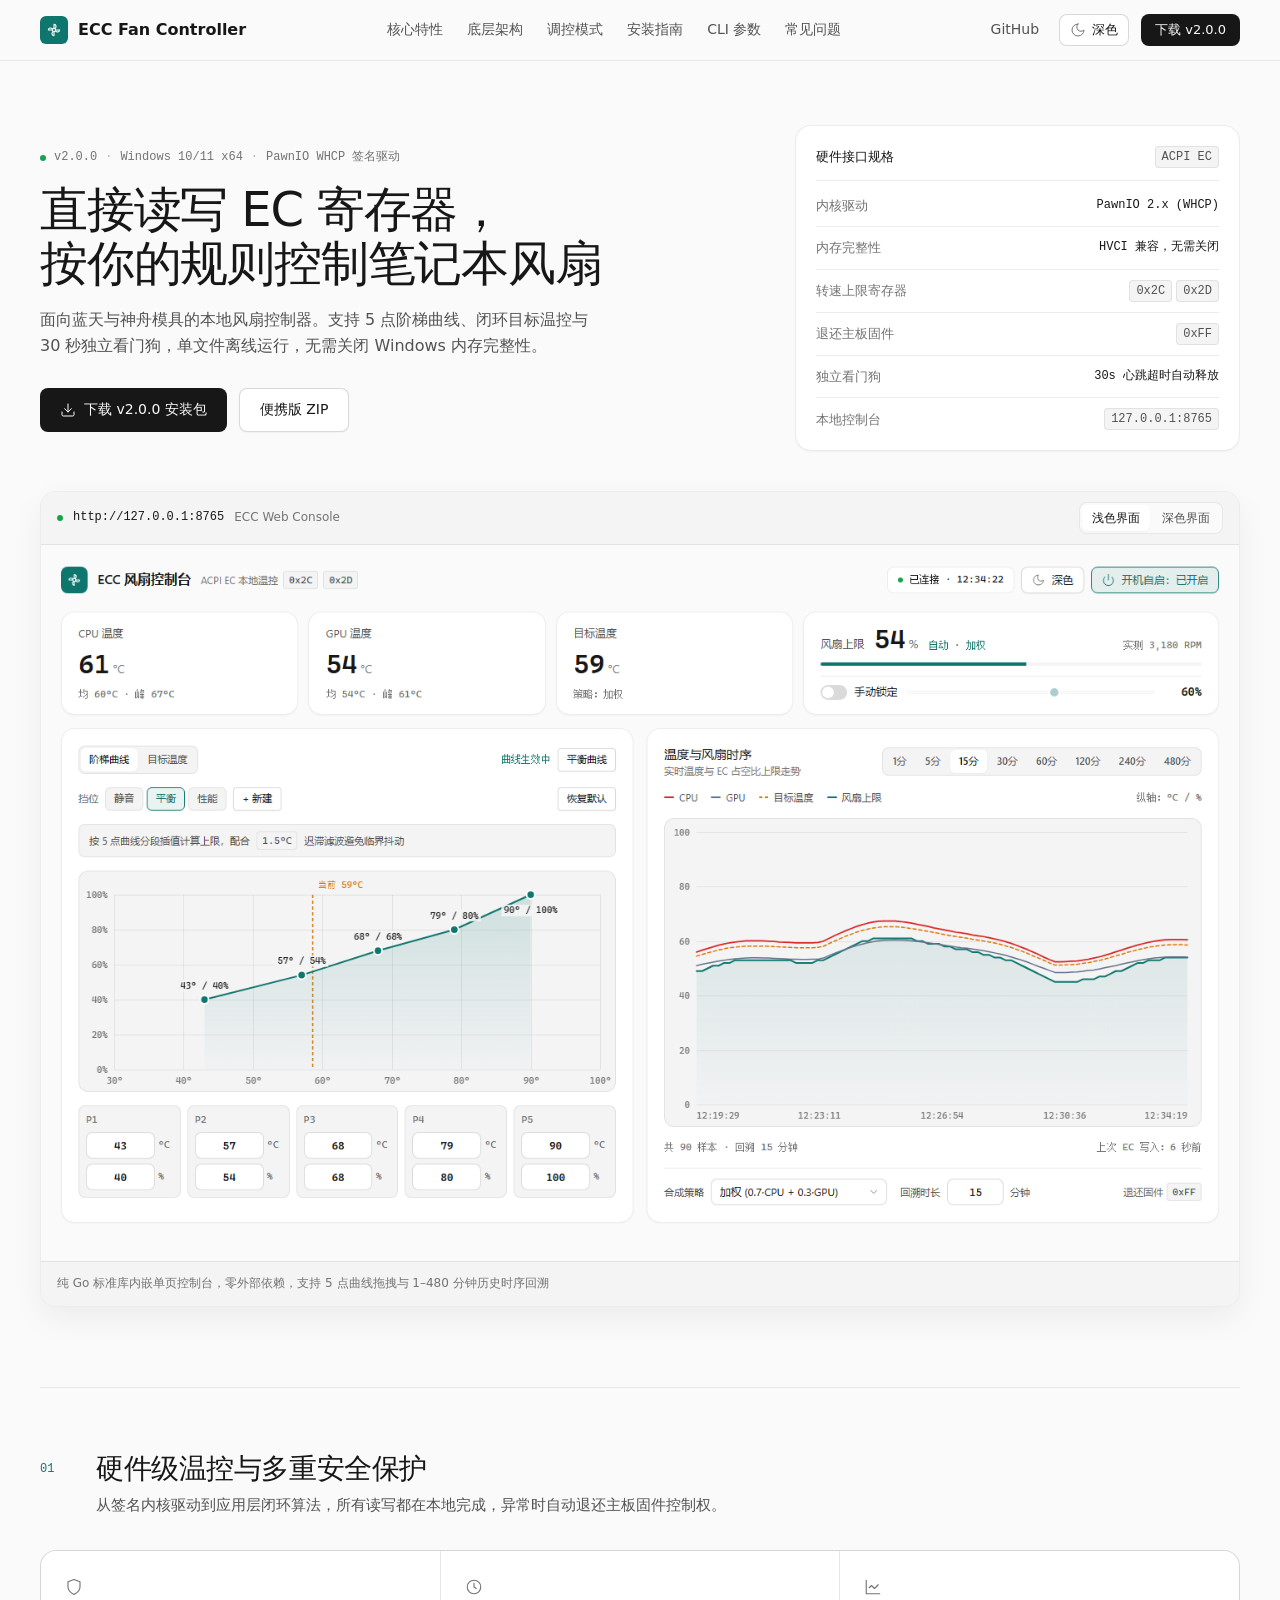
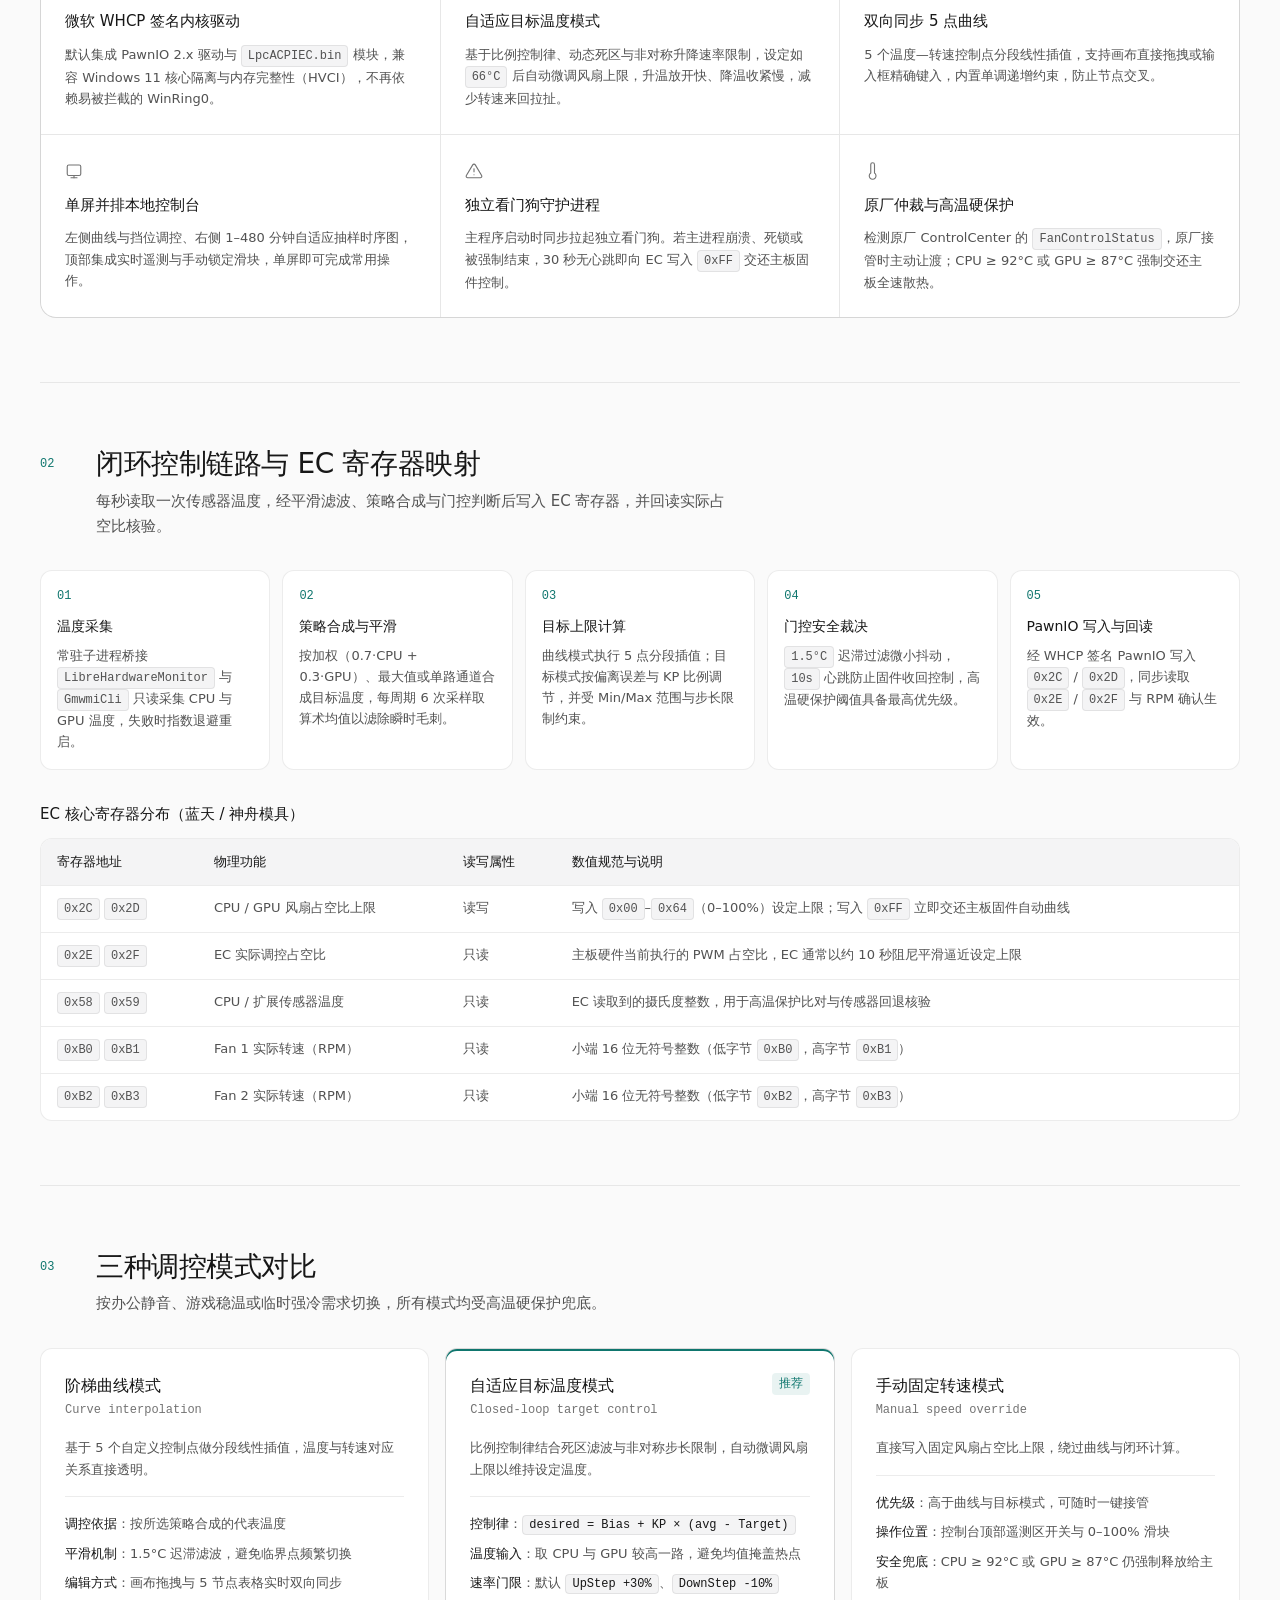
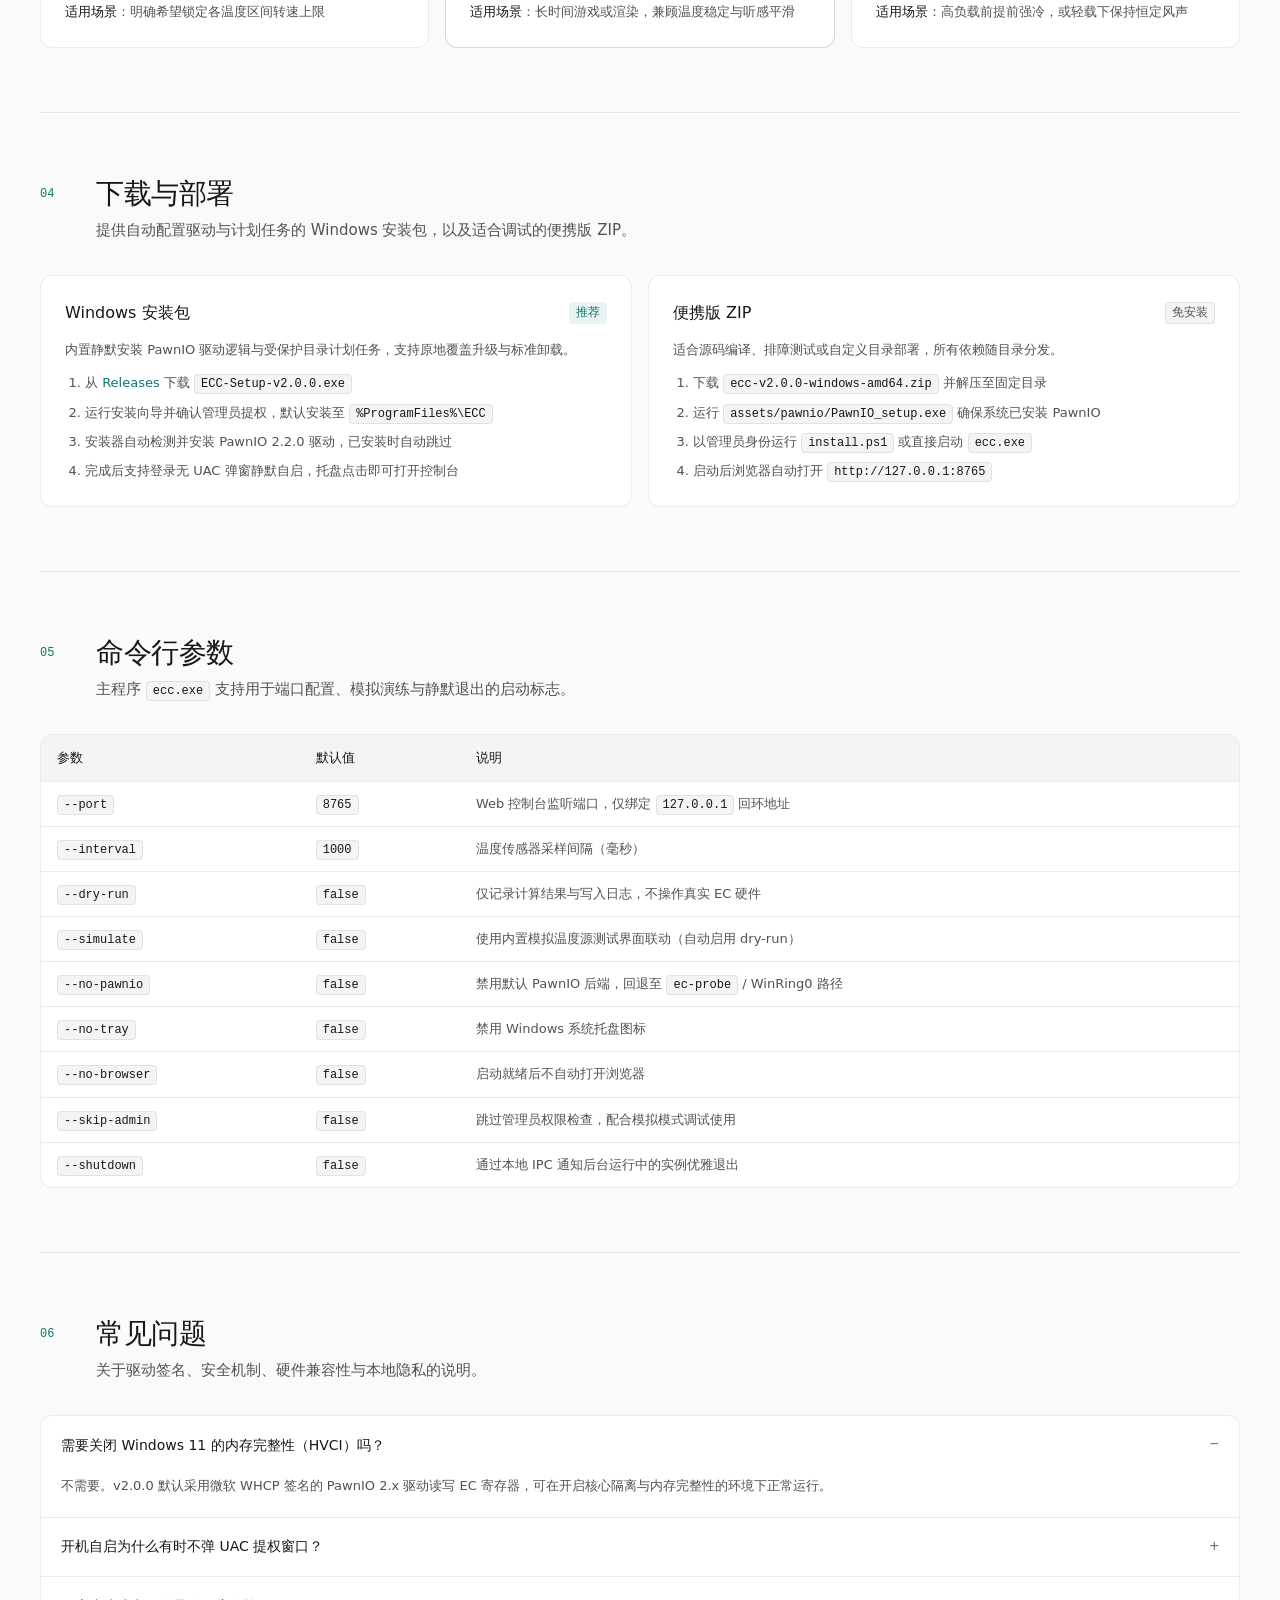
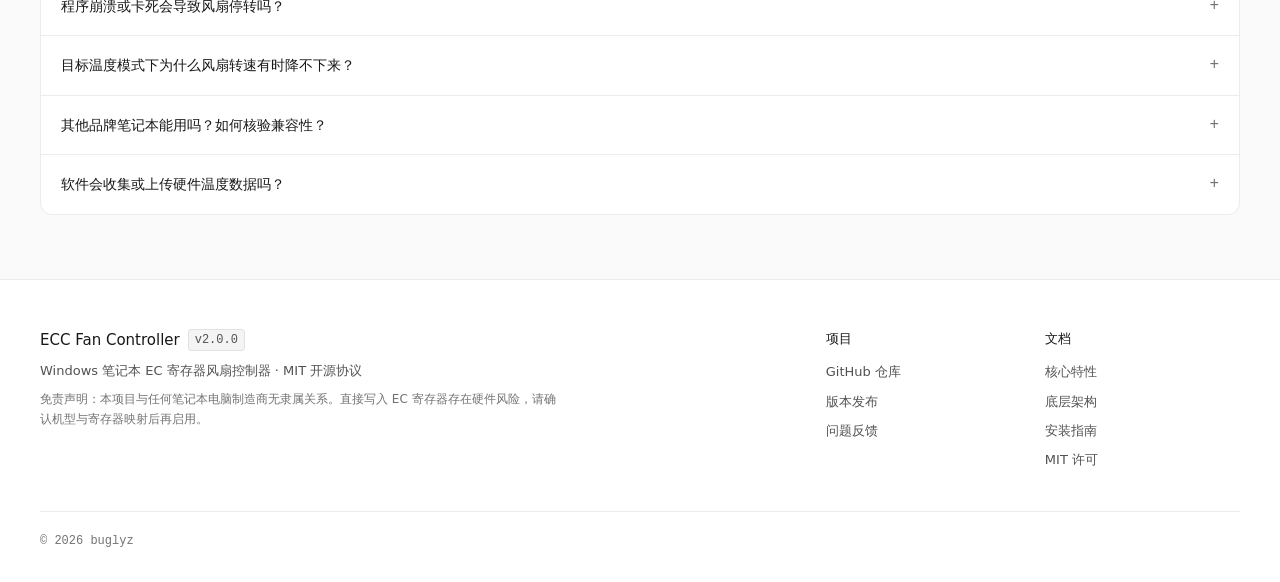
<file: site/index.html>
<!doctype html>
<html lang="zh-CN" data-theme="light">
<head>
<meta charset="utf-8">
<meta name="viewport" content="width=device-width, initial-scale=1">
<title>ECC Fan Controller — Windows 笔记本 EC 寄存器风扇控制器</title>
<meta name="description" content="面向 Windows 笔记本的本地 EC 寄存器风扇控制器。基于微软 WHCP 签名 PawnIO 驱动，支持 5 点温控曲线、闭环目标温度控制与 30 秒独立看门狗，无需关闭内存完整性。">
<meta name="keywords" content="ECC, Fan Controller, 笔记本风扇控制, EC寄存器, PawnIO, 目标温度模式, 神舟, 蓝天模具">
<meta name="theme-color" content="#fafafa">
<link rel="icon" href="favicon.svg" type="image/svg+xml">
<link rel="canonical" href="https://buglyz.github.io/ecc/">
<meta property="og:type" content="website">
<meta property="og:title" content="ECC Fan Controller — Windows 笔记本 EC 寄存器风扇控制器">
<meta property="og:description" content="基于微软 WHCP 签名 PawnIO 驱动的笔记本风扇控制工具。支持 5 点曲线、闭环目标温控与 30 秒独立看门狗，无需关闭内存完整性。">
<meta property="og:url" content="https://buglyz.github.io/ecc/">
<meta property="og:image" content="https://buglyz.github.io/ecc/assets/dashboard-light.png">
<meta name="twitter:card" content="summary_large_image">
<link rel="stylesheet" href="assets/site.css">
<script>
  (function () {
    try {
      var forced = new URLSearchParams(window.location.search).get('theme');
      var saved = localStorage.getItem('ecc-site-theme');
      var theme = (forced === 'dark' || forced === 'light')
        ? forced
        : (saved || (window.matchMedia('(prefers-color-scheme: dark)').matches ? 'dark' : 'light'));
      document.documentElement.dataset.theme = theme;
    } catch (e) {}
  })();
</script>
</head>
<body>

<header class="site-header">
  <div class="page header-inner">
    <a class="brand" href="#top">
      <span class="brand-logo" aria-hidden="true">
        <svg viewBox="0 0 24 24" fill="none" stroke="currentColor" stroke-width="1.6" stroke-linecap="round" stroke-linejoin="round">
          <circle cx="12" cy="12" r="2.4"></circle>
          <path d="M12 9.6V3.6a3 3 0 0 1 3 3c0 2-1.5 3-1.5 3"></path>
          <path d="M14.4 12h6a3 3 0 0 1-3 3c-2 0-3-1.5-3-1.5"></path>
          <path d="M12 14.4v6a3 3 0 0 1-3-3c0-2 1.5-3 1.5-3"></path>
          <path d="M9.6 12H3.6a3 3 0 0 1 3-3c2 0 3 1.5 3 1.5"></path>
        </svg>
      </span>
      <span>ECC Fan Controller</span>
    </a>

    <nav class="nav" aria-label="页面导航">
      <a href="#features">核心特性</a>
      <a href="#how">底层架构</a>
      <a href="#modes">调控模式</a>
      <a href="#install">安装指南</a>
      <a href="#cli">CLI 参数</a>
      <a href="#faq">常见问题</a>
    </nav>

    <div class="header-actions">
      <a class="header-link" href="https://github.com/buglyz/ecc" target="_blank" rel="noopener">GitHub</a>
      <button id="themeToggle" class="icon-btn" type="button" aria-label="切换明暗主题">
        <svg id="themeIcon" viewBox="0 0 24 24" fill="none" stroke="currentColor" stroke-width="1.5" stroke-linecap="round" stroke-linejoin="round" aria-hidden="true">
          <path d="M12 3a6 6 0 0 0 9 9 9 9 0 1 1-9-9Z"></path>
        </svg>
        <span id="themeToggleText">深色</span>
      </button>
      <a class="nav-cta" href="https://github.com/buglyz/ecc/releases/latest" target="_blank" rel="noopener">下载 v2.0.0</a>
    </div>
  </div>
</header>

<main class="page" id="top">
  <section class="hero">
    <div class="hero-copy">
      <div class="hero-meta">
        <span class="live-dot" aria-hidden="true"></span>
        <span>v2.0.0</span>
        <span class="sep">·</span>
        <span>Windows 10/11 x64</span>
        <span class="sep">·</span>
        <span>PawnIO WHCP 签名驱动</span>
      </div>

      <h1 class="hero-title">直接读写 EC 寄存器，<br>按你的规则控制笔记本风扇</h1>
      <p class="hero-lead">面向蓝天与神舟模具的本地风扇控制器。支持 5 点阶梯曲线、闭环目标温控与 30 秒独立看门狗，单文件离线运行，无需关闭 Windows 内存完整性。</p>

      <div class="hero-actions">
        <a class="btn-hero primary" href="https://github.com/buglyz/ecc/releases/latest" target="_blank" rel="noopener">
          <svg viewBox="0 0 24 24" fill="none" stroke="currentColor" stroke-width="1.5" stroke-linecap="round" stroke-linejoin="round" aria-hidden="true">
            <path d="M21 15v4a2 2 0 0 1-2 2H5a2 2 0 0 1-2-2v-4"></path>
            <polyline points="7 10 12 15 17 10"></polyline>
            <line x1="12" y1="15" x2="12" y2="3"></line>
          </svg>
          下载 v2.0.0 安装包
        </a>
        <a class="btn-hero secondary" href="https://github.com/buglyz/ecc/releases/latest" target="_blank" rel="noopener">
          便携版 ZIP
        </a>
      </div>
    </div>

    <aside class="spec-panel" aria-label="核心运行规格">
      <div class="spec-head">
        <span>硬件接口规格</span>
        <kbd class="reg-cap">ACPI EC</kbd>
      </div>
      <dl class="spec-list">
        <div class="spec-row">
          <dt>内核驱动</dt>
          <dd>PawnIO 2.x (WHCP)</dd>
        </div>
        <div class="spec-row">
          <dt>内存完整性</dt>
          <dd>HVCI 兼容，无需关闭</dd>
        </div>
        <div class="spec-row">
          <dt>转速上限寄存器</dt>
          <dd><kbd class="reg-cap">0x2C</kbd> <kbd class="reg-cap">0x2D</kbd></dd>
        </div>
        <div class="spec-row">
          <dt>退还主板固件</dt>
          <dd><kbd class="reg-cap">0xFF</kbd></dd>
        </div>
        <div class="spec-row">
          <dt>独立看门狗</dt>
          <dd>30s 心跳超时自动释放</dd>
        </div>
        <div class="spec-row">
          <dt>本地控制台</dt>
          <dd><kbd class="reg-cap">127.0.0.1:8765</kbd></dd>
        </div>
      </dl>
    </aside>
  </section>

  <figure class="screenshot-showcase">
    <div class="showcase-header">
      <div class="showcase-status">
        <span class="live-dot" aria-hidden="true"></span>
        <span class="showcase-title">http://127.0.0.1:8765</span>
        <span class="showcase-tag">ECC Web Console</span>
      </div>
      <div class="showcase-switcher" role="group" aria-label="控制台界面主题预览">
        <button class="shot-btn active" type="button" data-shot="light" aria-pressed="true">浅色界面</button>
        <button class="shot-btn" type="button" data-shot="dark" aria-pressed="false">深色界面</button>
      </div>
    </div>
    <div class="showcase-image-box">
      <img id="heroShot" src="assets/dashboard-light.png" alt="ECC Fan Controller 本地 Web 控制台界面：顶部 CPU、GPU、目标温度与风扇上限遥测，下方左侧 5 点曲线编辑器与右侧实时时序图" width="1440" height="900" loading="eager">
    </div>
    <figcaption class="showcase-caption">
      纯 Go 标准库内嵌单页控制台，零外部依赖，支持 5 点曲线拖拽与 1–480 分钟历史时序回溯
    </figcaption>
  </figure>

  <section class="section-block" id="features">
    <div class="section-head">
      <span class="section-index">01</span>
      <div>
        <h2 class="section-title">硬件级温控与多重安全保护</h2>
        <p class="section-desc">从签名内核驱动到应用层闭环算法，所有读写都在本地完成，异常时自动退还主板固件控制权。</p>
      </div>
    </div>

    <div class="features-grid">
      <article class="feature-item">
        <div class="feature-icon" aria-hidden="true">
          <svg viewBox="0 0 24 24" fill="none" stroke="currentColor" stroke-width="1.5" stroke-linecap="round" stroke-linejoin="round"><path d="M12 22s8-4 8-10V5l-8-3-8 3v7c0 6 8 10 8 10z"/></svg>
        </div>
        <h3>微软 WHCP 签名内核驱动</h3>
        <p>默认集成 PawnIO 2.x 驱动与 <kbd class="reg-cap">LpcACPIEC.bin</kbd> 模块，兼容 Windows 11 核心隔离与内存完整性（HVCI），不再依赖易被拦截的 WinRing0。</p>
      </article>

      <article class="feature-item">
        <div class="feature-icon" aria-hidden="true">
          <svg viewBox="0 0 24 24" fill="none" stroke="currentColor" stroke-width="1.5" stroke-linecap="round" stroke-linejoin="round"><circle cx="12" cy="12" r="9"/><path d="M12 7v5l3 2"/></svg>
        </div>
        <h3>自适应目标温度模式</h3>
        <p>基于比例控制律、动态死区与非对称升降速率限制，设定如 <kbd class="reg-cap">66°C</kbd> 后自动微调风扇上限，升温放开快、降温收紧慢，减少转速来回拉扯。</p>
      </article>

      <article class="feature-item">
        <div class="feature-icon" aria-hidden="true">
          <svg viewBox="0 0 24 24" fill="none" stroke="currentColor" stroke-width="1.5" stroke-linecap="round" stroke-linejoin="round"><path d="M3 3v18h18"/><path d="M19 9l-5 5-4-4-3 3"/></svg>
        </div>
        <h3>双向同步 5 点曲线</h3>
        <p>5 个温度—转速控制点分段线性插值，支持画布直接拖拽或输入框精确键入，内置单调递增约束，防止节点交叉。</p>
      </article>

      <article class="feature-item">
        <div class="feature-icon" aria-hidden="true">
          <svg viewBox="0 0 24 24" fill="none" stroke="currentColor" stroke-width="1.5" stroke-linecap="round" stroke-linejoin="round"><rect x="3" y="4" width="18" height="14" rx="2"/><line x1="8" y1="21" x2="16" y2="21"/><line x1="12" y1="18" x2="12" y2="21"/></svg>
        </div>
        <h3>单屏并排本地控制台</h3>
        <p>左侧曲线与挡位调控、右侧 1–480 分钟自适应抽样时序图，顶部集成实时遥测与手动锁定滑块，单屏即可完成常用操作。</p>
      </article>

      <article class="feature-item">
        <div class="feature-icon" aria-hidden="true">
          <svg viewBox="0 0 24 24" fill="none" stroke="currentColor" stroke-width="1.5" stroke-linecap="round" stroke-linejoin="round"><path d="M10.29 3.86 1.82 18a2 2 0 0 0 1.71 3h16.94a2 2 0 0 0 1.71-3L13.71 3.86a2 2 0 0 0-3.42 0Z"/><line x1="12" y1="9" x2="12" y2="13"/><line x1="12" y1="17" x2="12.01" y2="17"/></svg>
        </div>
        <h3>独立看门狗守护进程</h3>
        <p>主程序启动时同步拉起独立看门狗。若主进程崩溃、死锁或被强制结束，30 秒无心跳即向 EC 写入 <kbd class="reg-cap">0xFF</kbd> 交还主板固件控制。</p>
      </article>

      <article class="feature-item">
        <div class="feature-icon" aria-hidden="true">
          <svg viewBox="0 0 24 24" fill="none" stroke="currentColor" stroke-width="1.5" stroke-linecap="round" stroke-linejoin="round"><path d="M14 14.76V3.5a2.5 2.5 0 0 0-5 0v11.26a4.5 4.5 0 1 0 5 0z"/></svg>
        </div>
        <h3>原厂仲裁与高温硬保护</h3>
        <p>检测原厂 ControlCenter 的 <kbd class="reg-cap">FanControlStatus</kbd>，原厂接管时主动让渡；CPU ≥ 92°C 或 GPU ≥ 87°C 强制交还主板全速散热。</p>
      </article>
    </div>
  </section>

  <section class="section-block" id="how">
    <div class="section-head">
      <span class="section-index">02</span>
      <div>
        <h2 class="section-title">闭环控制链路与 EC 寄存器映射</h2>
        <p class="section-desc">每秒读取一次传感器温度，经平滑滤波、策略合成与门控判断后写入 EC 寄存器，并回读实际占空比核验。</p>
      </div>
    </div>

    <ol class="arch-flow" aria-label="ECC 控制循环流程">
      <li class="arch-step">
        <span class="step-num">01</span>
        <h3>温度采集</h3>
        <p>常驻子进程桥接 <kbd class="reg-cap">LibreHardwareMonitor</kbd> 与 <kbd class="reg-cap">GmwmiCli</kbd> 只读采集 CPU 与 GPU 温度，失败时指数退避重启。</p>
      </li>
      <li class="arch-step">
        <span class="step-num">02</span>
        <h3>策略合成与平滑</h3>
        <p>按加权（0.7·CPU + 0.3·GPU）、最大值或单路通道合成目标温度，每周期 6 次采样取算术均值以滤除瞬时毛刺。</p>
      </li>
      <li class="arch-step">
        <span class="step-num">03</span>
        <h3>目标上限计算</h3>
        <p>曲线模式执行 5 点分段插值；目标模式按偏离误差与 KP 比例调节，并受 Min/Max 范围与步长限制约束。</p>
      </li>
      <li class="arch-step">
        <span class="step-num">04</span>
        <h3>门控安全裁决</h3>
        <p><kbd class="reg-cap">1.5°C</kbd> 迟滞过滤微小抖动，<kbd class="reg-cap">10s</kbd> 心跳防止固件收回控制，高温硬保护阈值具备最高优先级。</p>
      </li>
      <li class="arch-step">
        <span class="step-num">05</span>
        <h3>PawnIO 写入与回读</h3>
        <p>经 WHCP 签名 PawnIO 写入 <kbd class="reg-cap">0x2C</kbd> / <kbd class="reg-cap">0x2D</kbd>，同步读取 <kbd class="reg-cap">0x2E</kbd> / <kbd class="reg-cap">0x2F</kbd> 与 RPM 确认生效。</p>
      </li>
    </ol>

    <h3 class="sub-heading">EC 核心寄存器分布（蓝天 / 神舟模具）</h3>
    <div class="table-card">
      <table>
        <thead>
          <tr>
            <th>寄存器地址</th>
            <th>物理功能</th>
            <th>读写属性</th>
            <th>数值规范与说明</th>
          </tr>
        </thead>
        <tbody>
          <tr>
            <td><kbd class="reg-cap">0x2C</kbd> <kbd class="reg-cap">0x2D</kbd></td>
            <td>CPU / GPU 风扇占空比上限</td>
            <td>读写</td>
            <td>写入 <kbd class="reg-cap">0x00</kbd>–<kbd class="reg-cap">0x64</kbd>（0–100%）设定上限；写入 <kbd class="reg-cap">0xFF</kbd> 立即交还主板固件自动曲线</td>
          </tr>
          <tr>
            <td><kbd class="reg-cap">0x2E</kbd> <kbd class="reg-cap">0x2F</kbd></td>
            <td>EC 实际调控占空比</td>
            <td>只读</td>
            <td>主板硬件当前执行的 PWM 占空比，EC 通常以约 10 秒阻尼平滑逼近设定上限</td>
          </tr>
          <tr>
            <td><kbd class="reg-cap">0x58</kbd> <kbd class="reg-cap">0x59</kbd></td>
            <td>CPU / 扩展传感器温度</td>
            <td>只读</td>
            <td>EC 读取到的摄氏度整数，用于高温保护比对与传感器回退核验</td>
          </tr>
          <tr>
            <td><kbd class="reg-cap">0xB0</kbd> <kbd class="reg-cap">0xB1</kbd></td>
            <td>Fan 1 实际转速（RPM）</td>
            <td>只读</td>
            <td>小端 16 位无符号整数（低字节 <kbd class="reg-cap">0xB0</kbd>，高字节 <kbd class="reg-cap">0xB1</kbd>）</td>
          </tr>
          <tr>
            <td><kbd class="reg-cap">0xB2</kbd> <kbd class="reg-cap">0xB3</kbd></td>
            <td>Fan 2 实际转速（RPM）</td>
            <td>只读</td>
            <td>小端 16 位无符号整数（低字节 <kbd class="reg-cap">0xB2</kbd>，高字节 <kbd class="reg-cap">0xB3</kbd>）</td>
          </tr>
        </tbody>
      </table>
    </div>
  </section>

  <section class="section-block" id="modes">
    <div class="section-head">
      <span class="section-index">03</span>
      <div>
        <h2 class="section-title">三种调控模式对比</h2>
        <p class="section-desc">按办公静音、游戏稳温或临时强冷需求切换，所有模式均受高温硬保护兜底。</p>
      </div>
    </div>

    <div class="modes-grid">
      <div class="mode-box">
        <div class="mode-box-header">
          <div>
            <h3>阶梯曲线模式</h3>
            <span class="mode-sub">Curve interpolation</span>
          </div>
        </div>
        <p class="mode-desc">基于 5 个自定义控制点做分段线性插值，温度与转速对应关系直接透明。</p>
        <ul class="mode-features">
          <li><strong>调控依据</strong>：按所选策略合成的代表温度</li>
          <li><strong>平滑机制</strong>：1.5°C 迟滞滤波，避免临界点频繁切换</li>
          <li><strong>编辑方式</strong>：画布拖拽与 5 节点表格实时双向同步</li>
          <li><strong>适用场景</strong>：明确希望锁定各温度区间转速上限</li>
        </ul>
      </div>

      <div class="mode-box highlight">
        <div class="mode-box-header">
          <div>
            <h3>自适应目标温度模式</h3>
            <span class="mode-sub">Closed-loop target control</span>
          </div>
          <kbd class="reg-cap accent">推荐</kbd>
        </div>
        <p class="mode-desc">比例控制律结合死区滤波与非对称步长限制，自动微调风扇上限以维持设定温度。</p>
        <ul class="mode-features">
          <li><strong>控制律</strong>：<code>desired = Bias + KP × (avg - Target)</code></li>
          <li><strong>温度输入</strong>：取 CPU 与 GPU 较高一路，避免均值掩盖热点</li>
          <li><strong>速率门限</strong>：默认 <code>UpStep +30%</code>、<code>DownStep -10%</code></li>
          <li><strong>适用场景</strong>：长时间游戏或渲染，兼顾温度稳定与听感平滑</li>
        </ul>
      </div>

      <div class="mode-box">
        <div class="mode-box-header">
          <div>
            <h3>手动固定转速模式</h3>
            <span class="mode-sub">Manual speed override</span>
          </div>
        </div>
        <p class="mode-desc">直接写入固定风扇占空比上限，绕过曲线与闭环计算。</p>
        <ul class="mode-features">
          <li><strong>优先级</strong>：高于曲线与目标模式，可随时一键接管</li>
          <li><strong>操作位置</strong>：控制台顶部遥测区开关与 0–100% 滑块</li>
          <li><strong>安全兜底</strong>：CPU ≥ 92°C 或 GPU ≥ 87°C 仍强制释放给主板</li>
          <li><strong>适用场景</strong>：高负载前提前强冷，或轻载下保持恒定风声</li>
        </ul>
      </div>
    </div>
  </section>

  <section class="section-block" id="install">
    <div class="section-head">
      <span class="section-index">04</span>
      <div>
        <h2 class="section-title">下载与部署</h2>
        <p class="section-desc">提供自动配置驱动与计划任务的 Windows 安装包，以及适合调试的便携版 ZIP。</p>
      </div>
    </div>

    <div class="install-grid">
      <div class="install-card">
        <div class="install-card-head">
          <h3>Windows 安装包</h3>
          <kbd class="reg-cap accent">推荐</kbd>
        </div>
        <p class="install-desc">内置静默安装 PawnIO 驱动逻辑与受保护目录计划任务，支持原地覆盖升级与标准卸载。</p>
        <ol class="install-steps">
          <li>从 <a href="https://github.com/buglyz/ecc/releases/latest" target="_blank" rel="noopener">Releases</a> 下载 <code>ECC-Setup-v2.0.0.exe</code></li>
          <li>运行安装向导并确认管理员提权，默认安装至 <code>%ProgramFiles%\ECC</code></li>
          <li>安装器自动检测并安装 PawnIO 2.2.0 驱动，已安装时自动跳过</li>
          <li>完成后支持登录无 UAC 弹窗静默自启，托盘点击即可打开控制台</li>
        </ol>
      </div>

      <div class="install-card">
        <div class="install-card-head">
          <h3>便携版 ZIP</h3>
          <kbd class="reg-cap">免安装</kbd>
        </div>
        <p class="install-desc">适合源码编译、排障测试或自定义目录部署，所有依赖随目录分发。</p>
        <ol class="install-steps">
          <li>下载 <code>ecc-v2.0.0-windows-amd64.zip</code> 并解压至固定目录</li>
          <li>运行 <code>assets/pawnio/PawnIO_setup.exe</code> 确保系统已安装 PawnIO</li>
          <li>以管理员身份运行 <code>install.ps1</code> 或直接启动 <code>ecc.exe</code></li>
          <li>启动后浏览器自动打开 <code>http://127.0.0.1:8765</code></li>
        </ol>
      </div>
    </div>
  </section>

  <section class="section-block" id="cli">
    <div class="section-head">
      <span class="section-index">05</span>
      <div>
        <h2 class="section-title">命令行参数</h2>
        <p class="section-desc">主程序 <code>ecc.exe</code> 支持用于端口配置、模拟演练与静默退出的启动标志。</p>
      </div>
    </div>

    <div class="table-card">
      <table>
        <thead>
          <tr>
            <th>参数</th>
            <th>默认值</th>
            <th>说明</th>
          </tr>
        </thead>
        <tbody>
          <tr>
            <td><code>--port</code></td>
            <td><code>8765</code></td>
            <td>Web 控制台监听端口，仅绑定 <code>127.0.0.1</code> 回环地址</td>
          </tr>
          <tr>
            <td><code>--interval</code></td>
            <td><code>1000</code></td>
            <td>温度传感器采样间隔（毫秒）</td>
          </tr>
          <tr>
            <td><code>--dry-run</code></td>
            <td><code>false</code></td>
            <td>仅记录计算结果与写入日志，不操作真实 EC 硬件</td>
          </tr>
          <tr>
            <td><code>--simulate</code></td>
            <td><code>false</code></td>
            <td>使用内置模拟温度源测试界面联动（自动启用 dry-run）</td>
          </tr>
          <tr>
            <td><code>--no-pawnio</code></td>
            <td><code>false</code></td>
            <td>禁用默认 PawnIO 后端，回退至 <code>ec-probe</code> / WinRing0 路径</td>
          </tr>
          <tr>
            <td><code>--no-tray</code></td>
            <td><code>false</code></td>
            <td>禁用 Windows 系统托盘图标</td>
          </tr>
          <tr>
            <td><code>--no-browser</code></td>
            <td><code>false</code></td>
            <td>启动就绪后不自动打开浏览器</td>
          </tr>
          <tr>
            <td><code>--skip-admin</code></td>
            <td><code>false</code></td>
            <td>跳过管理员权限检查，配合模拟模式调试使用</td>
          </tr>
          <tr>
            <td><code>--shutdown</code></td>
            <td><code>false</code></td>
            <td>通过本地 IPC 通知后台运行中的实例优雅退出</td>
          </tr>
        </tbody>
      </table>
    </div>
  </section>

  <section class="section-block" id="faq">
    <div class="section-head">
      <span class="section-index">06</span>
      <div>
        <h2 class="section-title">常见问题</h2>
        <p class="section-desc">关于驱动签名、安全机制、硬件兼容性与本地隐私的说明。</p>
      </div>
    </div>

    <div class="faq-list">
      <details class="faq-item" open>
        <summary class="faq-question">需要关闭 Windows 11 的内存完整性（HVCI）吗？</summary>
        <div class="faq-answer">
          <p>不需要。v2.0.0 默认采用微软 WHCP 签名的 PawnIO 2.x 驱动读写 EC 寄存器，可在开启核心隔离与内存完整性的环境下正常运行。</p>
        </div>
      </details>

      <details class="faq-item">
        <summary class="faq-question">开机自启为什么有时不弹 UAC 提权窗口？</summary>
        <div class="faq-answer">
          <p>当通过安装包部署在受保护的 <code>C:\Program Files\ECC</code> 目录时，自启任务使用计划任务的 <code>HIGHEST</code> 权限静默启动，免去每次登录确认 UAC。若运行于非受保护目录，则仅创建普通用户任务并在启动时请求 UAC，避免非受保护路径的高权限提权风险。</p>
        </div>
      </details>

      <details class="faq-item">
        <summary class="faq-question">程序崩溃或卡死会导致风扇停转吗？</summary>
        <div class="faq-answer">
          <p>不会。ECC 内置三层保护机制：</p>
          <ul>
            <li>独立看门狗进程持续监测心跳，主进程崩溃或 30 秒无响应即写入 <kbd class="reg-cap">0xFF</kbd> 释放控制权</li>
            <li>传感器连续 3 个周期无有效读数时，控制器主动退出并退还主板固件</li>
            <li>CPU ≥ 92°C 或 GPU ≥ 87°C 触发两阶段高温硬保护，无视软件设定交还主板全速散热</li>
          </ul>
        </div>
      </details>

      <details class="faq-item">
        <summary class="faq-question">目标温度模式下为什么风扇转速有时降不下来？</summary>
        <div class="faq-answer">
          <p>在蓝天与神舟模具中，<kbd class="reg-cap">0x2C</kbd> / <kbd class="reg-cap">0x2D</kbd> 表示风扇占空比上限（Speed Cap）。ECC 可压低风扇上限以降低噪音，但如果主板固件自身规则要求更高转速，硬件不会低于固件安全底线。同时 <code>DownStep</code> 速率限制会让降速按步进平稳收紧。</p>
        </div>
      </details>

      <details class="faq-item">
        <summary class="faq-question">其他品牌笔记本能用吗？如何核验兼容性？</summary>
        <div class="faq-answer">
          <p>当前已在神舟 Hasee QNLXS（i7-12650H + RTX 4060，BIOS SQ131）实机验证，适用于寄存器布局一致的蓝天（Clevo）及同方模具机型。未知机型请先使用 <code>--simulate</code> 或 <code>--dry-run</code> 测试，并在管理员终端核验对应寄存器后再实际接管。</p>
        </div>
      </details>

      <details class="faq-item">
        <summary class="faq-question">软件会收集或上传硬件温度数据吗？</summary>
        <div class="faq-answer">
          <p>不会。ECC 是纯本地离线开源工具，不含任何网络请求或遥测上报。Web 控制台仅监听 <code>127.0.0.1</code>，并启用页面 Session Token 与 Host 白名单防跨站请求。</p>
        </div>
      </details>
    </div>
  </section>
</main>

<footer class="site-footer">
  <div class="page footer-inner">
    <div class="footer-brand">
      <div class="footer-logo">
        <span>ECC Fan Controller</span>
        <kbd class="reg-cap">v2.0.0</kbd>
      </div>
      <p class="footer-copy">Windows 笔记本 EC 寄存器风扇控制器 · MIT 开源协议</p>
      <p class="footer-disclaimer">免责声明：本项目与任何笔记本电脑制造商无隶属关系。直接写入 EC 寄存器存在硬件风险，请确认机型与寄存器映射后再启用。</p>
    </div>
    <div class="footer-links">
      <div class="footer-nav-group">
        <h4>项目</h4>
        <a href="https://github.com/buglyz/ecc" target="_blank" rel="noopener">GitHub 仓库</a>
        <a href="https://github.com/buglyz/ecc/releases" target="_blank" rel="noopener">版本发布</a>
        <a href="https://github.com/buglyz/ecc/issues" target="_blank" rel="noopener">问题反馈</a>
      </div>
      <div class="footer-nav-group">
        <h4>文档</h4>
        <a href="#features">核心特性</a>
        <a href="#how">底层架构</a>
        <a href="#install">安装指南</a>
        <a href="https://github.com/buglyz/ecc/blob/main/LICENSE" target="_blank" rel="noopener">MIT 许可</a>
      </div>
    </div>
  </div>
  <div class="page footer-bottom">
    <span>© <span id="year">2026</span> buglyz</span>
  </div>
</footer>

<script src="assets/site.js" defer></script>
</body>
</html>
</file>
<file: site/assets/site.css>
/* ECC Fan Controller — Project Site Stylesheet (Graphite + Airflow Teal) */

:root {
  color-scheme: light;
  --bg: #fafafa;
  --surface: #ffffff;
  --surface-alt: #f4f4f5;
  --surface-hover: #ebebee;
  --border: rgba(23, 23, 23, 0.08);
  --border-strong: rgba(23, 23, 23, 0.16);
  --text: #171717;
  --text-secondary: #525252;
  --text-muted: #737373;
  --accent: #0f766e;
  --accent-hover: #115e59;
  --accent-ink: #0f766e;
  --accent-soft: rgba(15, 118, 110, 0.09);
  --btn-primary-bg: #171717;
  --btn-primary-hover: #2e2e2e;
  --btn-primary-fg: #fafafa;
  --ok: #16a34a;
  --shadow-sm: 0 1px 2px rgba(0, 0, 0, 0.04);
  --shadow-lg: 0 12px 32px rgba(0, 0, 0, 0.06);
  --r-xs: 4px;
  --r-sm: 8px;
  --r-md: 12px;
  --r-lg: 16px;
  --ease: cubic-bezier(0.22, 1, 0.36, 1);
  --font: "Segoe UI Variable", "Segoe UI", "PingFang SC", "Microsoft YaHei", system-ui, -apple-system, sans-serif;
  --font-mono: "Cascadia Mono", "JetBrains Mono", ui-monospace, SFMono-Regular, Consolas, monospace;
}

html[data-theme="dark"] {
  color-scheme: dark;
  --bg: #141415;
  --surface: #19191b;
  --surface-alt: #202023;
  --surface-hover: #27272b;
  --border: rgba(237, 237, 237, 0.08);
  --border-strong: rgba(237, 237, 237, 0.16);
  --text: #ededed;
  --text-secondary: #a1a1a6;
  --text-muted: #85858b;
  --accent: #2dd4bf;
  --accent-hover: #5eead4;
  --accent-ink: #2dd4bf;
  --accent-soft: rgba(45, 212, 191, 0.12);
  --btn-primary-bg: #ededed;
  --btn-primary-hover: #ffffff;
  --btn-primary-fg: #141415;
  --ok: #4cc38a;
  --shadow-sm: none;
  --shadow-lg: none;
}

*, *::before, *::after {
  box-sizing: border-box;
  margin: 0;
  padding: 0;
}

html {
  scroll-behavior: smooth;
  scroll-padding-top: 76px;
  -webkit-text-size-adjust: 100%;
}

body {
  font-family: var(--font);
  font-size: 14px;
  line-height: 1.65;
  color: var(--text);
  background-color: var(--bg);
  transition: background-color 180ms var(--ease), color 180ms var(--ease);
  -webkit-font-smoothing: antialiased;
}

a {
  color: var(--accent-ink);
  text-decoration: none;
  transition: color 140ms var(--ease);
}
a:hover { color: var(--accent-hover); }

:focus-visible {
  outline: 2px solid var(--accent);
  outline-offset: 2px;
}

.page {
  width: min(1200px, calc(100% - 48px));
  margin: 0 auto;
}

code, .reg-cap {
  font-family: var(--font-mono);
  font-size: 12px;
  line-height: 16px;
  font-variant-numeric: tabular-nums;
  padding: 2px 6px;
  border-radius: var(--r-xs);
  background: var(--surface-alt);
  border: 1px solid var(--border);
  color: var(--text);
}

.reg-cap {
  display: inline-flex;
  align-items: center;
  color: var(--text-secondary);
}

.reg-cap.accent {
  background: var(--accent-soft);
  border-color: transparent;
  color: var(--accent-ink);
}

.live-dot {
  width: 6px;
  height: 6px;
  border-radius: 50%;
  background: var(--ok);
  flex-shrink: 0;
}

/* Header */
.site-header {
  position: sticky;
  top: 0;
  z-index: 100;
  background: var(--bg);
  border-bottom: 1px solid var(--border);
}

.header-inner {
  display: flex;
  align-items: center;
  justify-content: space-between;
  gap: 24px;
  height: 60px;
}

.brand {
  display: inline-flex;
  align-items: center;
  gap: 10px;
  color: var(--text);
  font-size: 16px;
  font-weight: 600;
  white-space: nowrap;
}
.brand:hover { color: var(--text); }

.brand-logo {
  width: 28px;
  height: 28px;
  border-radius: 6px;
  background: var(--accent);
  color: #ffffff;
  display: flex;
  align-items: center;
  justify-content: center;
  flex-shrink: 0;
}
html[data-theme="dark"] .brand-logo { color: #141415; }
.brand-logo svg { width: 16px; height: 16px; }

.nav {
  display: flex;
  align-items: center;
  gap: 24px;
  font-size: 14px;
  font-weight: 400;
}
.nav a { color: var(--text-secondary); }
.nav a:hover { color: var(--text); }

.header-actions {
  display: flex;
  align-items: center;
  gap: 12px;
}

.header-link {
  font-size: 14px;
  color: var(--text-secondary);
  padding: 4px 8px;
}
.header-link:hover { color: var(--text); }

.icon-btn {
  height: 32px;
  display: inline-flex;
  align-items: center;
  gap: 6px;
  padding: 0 10px;
  border-radius: var(--r-sm);
  border: 1px solid var(--border-strong);
  background: var(--surface);
  color: var(--text);
  font-family: inherit;
  font-size: 13px;
  font-weight: 500;
  cursor: pointer;
  transition: background-color 140ms var(--ease), border-color 140ms var(--ease);
}
.icon-btn svg {
  width: 16px;
  height: 16px;
  color: var(--text-muted);
}
.icon-btn:hover { background: var(--surface-alt); }

.nav-cta {
  height: 32px;
  display: inline-flex;
  align-items: center;
  padding: 0 14px;
  border-radius: var(--r-sm);
  background: var(--btn-primary-bg);
  color: var(--btn-primary-fg);
  font-size: 13px;
  font-weight: 500;
  white-space: nowrap;
  transition: background-color 140ms var(--ease), transform 120ms var(--ease);
}
.nav-cta:hover {
  background: var(--btn-primary-hover);
  color: var(--btn-primary-fg);
}
.nav-cta:active { transform: scale(0.98); }

/* Hero (Asymmetric Split + Product Showcase) */
.hero {
  display: grid;
  grid-template-columns: minmax(0, 1.35fr) minmax(0, 0.85fr);
  gap: 48px;
  align-items: center;
  padding: 64px 0 40px;
}

.hero-meta {
  display: inline-flex;
  align-items: center;
  gap: 8px;
  font-family: var(--font-mono);
  font-size: 12px;
  color: var(--text-muted);
  margin-bottom: 16px;
}
.hero-meta .sep { opacity: 0.5; }

.hero-title {
  font-size: 48px;
  font-weight: 500;
  line-height: 1.12;
  letter-spacing: -0.025em;
  color: var(--text);
  margin-bottom: 16px;
}

.hero-lead {
  font-size: 16px;
  line-height: 1.65;
  color: var(--text-secondary);
  max-width: 560px;
  margin-bottom: 28px;
}

.hero-actions {
  display: flex;
  align-items: center;
  gap: 12px;
  flex-wrap: wrap;
}

.btn-hero {
  height: 44px;
  display: inline-flex;
  align-items: center;
  justify-content: center;
  gap: 8px;
  padding: 0 20px;
  border-radius: var(--r-sm);
  font-size: 14px;
  font-weight: 500;
  white-space: nowrap;
  transition: background-color 140ms var(--ease), border-color 140ms var(--ease), transform 120ms var(--ease);
}
.btn-hero svg { width: 16px; height: 16px; }
.btn-hero:active { transform: scale(0.98); }

.btn-hero.primary {
  background: var(--btn-primary-bg);
  color: var(--btn-primary-fg);
}
.btn-hero.primary:hover {
  background: var(--btn-primary-hover);
  color: var(--btn-primary-fg);
}

.btn-hero.secondary {
  background: var(--surface);
  color: var(--text);
  border: 1px solid var(--border-strong);
  box-shadow: var(--shadow-sm);
}
.btn-hero.secondary:hover {
  background: var(--surface-alt);
  color: var(--text);
}

/* Hardware Spec Panel */
.spec-panel {
  background: var(--surface);
  border: 1px solid var(--border);
  border-radius: var(--r-lg);
  padding: 20px;
  box-shadow: var(--shadow-sm);
}

.spec-head {
  display: flex;
  align-items: center;
  justify-content: space-between;
  padding-bottom: 12px;
  margin-bottom: 4px;
  border-bottom: 1px solid var(--border);
  font-size: 13px;
  font-weight: 500;
  color: var(--text);
}

.spec-list {
  display: flex;
  flex-direction: column;
}

.spec-row {
  display: flex;
  align-items: center;
  justify-content: space-between;
  gap: 16px;
  padding: 10px 0;
  border-bottom: 1px solid var(--border);
  font-size: 13px;
}
.spec-row:last-child { border-bottom: none; padding-bottom: 0; }
.spec-row dt { color: var(--text-muted); }
.spec-row dd {
  color: var(--text);
  font-family: var(--font-mono);
  font-size: 12px;
  font-variant-numeric: tabular-nums;
  display: inline-flex;
  align-items: center;
  gap: 4px;
  text-align: right;
}

/* Product Showcase */
.screenshot-showcase {
  margin: 0 0 80px;
  border-radius: var(--r-lg);
  background: var(--surface);
  border: 1px solid var(--border);
  box-shadow: var(--shadow-lg);
  overflow: hidden;
}

.showcase-header {
  display: flex;
  align-items: center;
  justify-content: space-between;
  gap: 16px;
  padding: 10px 16px;
  border-bottom: 1px solid var(--border);
  background: var(--surface-alt);
}

.showcase-status {
  display: flex;
  align-items: center;
  gap: 10px;
  min-width: 0;
}

.showcase-title {
  font-family: var(--font-mono);
  font-size: 12px;
  color: var(--text);
}

.showcase-tag {
  font-size: 12px;
  color: var(--text-muted);
}

.showcase-switcher {
  display: inline-flex;
  gap: 2px;
  padding: 2px;
  border-radius: var(--r-sm);
  background: var(--bg);
  border: 1px solid var(--border);
}

.shot-btn {
  border: none;
  background: none;
  color: var(--text-secondary);
  height: 26px;
  padding: 0 10px;
  border-radius: 6px;
  font-family: inherit;
  font-size: 12px;
  font-weight: 500;
  cursor: pointer;
  transition: background-color 140ms var(--ease), color 140ms var(--ease);
}
.shot-btn:hover { color: var(--text); }
.shot-btn.active {
  background: var(--surface);
  color: var(--text);
  box-shadow: var(--shadow-sm);
}
html[data-theme="dark"] .shot-btn.active {
  background: var(--surface-hover);
  box-shadow: inset 0 1px 0 rgba(255, 255, 255, 0.08);
}

.showcase-image-box {
  width: 100%;
  background: var(--bg);
  line-height: 0;
}
.showcase-image-box img {
  width: 100%;
  height: auto;
  display: block;
}

.showcase-caption {
  padding: 12px 16px;
  font-size: 12px;
  color: var(--text-muted);
  background: var(--surface-alt);
  border-top: 1px solid var(--border);
}

/* Sections */
.section-block {
  padding: 64px 0;
  border-top: 1px solid var(--border);
}

.section-head {
  display: grid;
  grid-template-columns: 40px minmax(0, 1fr);
  gap: 16px;
  align-items: start;
  margin-bottom: 32px;
}

.section-index {
  font-family: var(--font-mono);
  font-size: 12px;
  color: var(--accent-ink);
  padding-top: 8px;
}

.section-title {
  font-size: 28px;
  font-weight: 500;
  line-height: 1.2;
  letter-spacing: -0.015em;
  color: var(--text);
  margin-bottom: 8px;
}

.section-desc {
  font-size: 15px;
  color: var(--text-secondary);
  max-width: 640px;
}

.sub-heading {
  font-size: 15px;
  font-weight: 500;
  color: var(--text);
  margin: 32px 0 12px;
}

/* Features Grid (Architectural Hairline Cells) */
.features-grid {
  display: grid;
  grid-template-columns: repeat(3, minmax(0, 1fr));
  gap: 1px;
  background: var(--border);
  border: 1px solid var(--border);
  border-radius: var(--r-lg);
  overflow: hidden;
}

.feature-item {
  background: var(--surface);
  padding: 24px;
  display: flex;
  flex-direction: column;
  gap: 10px;
}

.feature-icon {
  width: 24px;
  height: 24px;
  color: var(--text-muted);
  display: flex;
  align-items: center;
  justify-content: flex-start;
}
.feature-icon svg { width: 18px; height: 18px; }

.feature-item h3 {
  font-size: 15px;
  font-weight: 500;
  color: var(--text);
}

.feature-item p {
  font-size: 13px;
  color: var(--text-secondary);
  line-height: 1.65;
}

/* Architecture Flow */
.arch-flow {
  list-style: none;
  display: grid;
  grid-template-columns: repeat(5, minmax(0, 1fr));
  gap: 12px;
}

.arch-step {
  background: var(--surface);
  border: 1px solid var(--border);
  border-radius: var(--r-md);
  padding: 16px;
  display: flex;
  flex-direction: column;
  gap: 8px;
}

.step-num {
  font-family: var(--font-mono);
  font-size: 12px;
  color: var(--accent-ink);
}

.arch-step h3 {
  font-size: 14px;
  font-weight: 500;
  color: var(--text);
}

.arch-step p {
  font-size: 13px;
  color: var(--text-secondary);
  line-height: 1.6;
}

/* Tables */
.table-card {
  width: 100%;
  background: var(--surface);
  border: 1px solid var(--border);
  border-radius: var(--r-md);
  overflow-x: auto;
}

.table-card table {
  width: 100%;
  border-collapse: collapse;
  text-align: left;
  font-size: 13px;
}

.table-card th {
  background: var(--surface-alt);
  padding: 12px 16px;
  font-weight: 500;
  color: var(--text);
  border-bottom: 1px solid var(--border);
  white-space: nowrap;
}

.table-card td {
  padding: 12px 16px;
  color: var(--text-secondary);
  border-bottom: 1px solid var(--border);
  line-height: 1.55;
  vertical-align: top;
}

.table-card tr:last-child td { border-bottom: none; }
.table-card tbody tr:hover td { background: var(--surface-alt); }

/* Modes Comparison */
.modes-grid {
  display: grid;
  grid-template-columns: repeat(3, minmax(0, 1fr));
  gap: 16px;
}

.mode-box {
  background: var(--surface);
  border: 1px solid var(--border);
  border-radius: var(--r-md);
  padding: 24px;
  display: flex;
  flex-direction: column;
  gap: 16px;
}

.mode-box.highlight {
  border-color: var(--border-strong);
  box-shadow: inset 0 2px 0 var(--accent);
}

.mode-box-header {
  display: flex;
  align-items: flex-start;
  justify-content: space-between;
  gap: 12px;
}

.mode-box-header h3 {
  font-size: 16px;
  font-weight: 500;
  color: var(--text);
}

.mode-sub {
  display: block;
  margin-top: 2px;
  font-family: var(--font-mono);
  font-size: 12px;
  color: var(--text-muted);
}

.mode-desc {
  font-size: 13px;
  color: var(--text-secondary);
}

.mode-features {
  list-style: none;
  display: flex;
  flex-direction: column;
  gap: 8px;
  padding-top: 16px;
  border-top: 1px solid var(--border);
  font-size: 13px;
  color: var(--text-secondary);
}
.mode-features strong {
  font-weight: 500;
  color: var(--text);
}

/* Install */
.install-grid {
  display: grid;
  grid-template-columns: repeat(2, minmax(0, 1fr));
  gap: 16px;
}

.install-card {
  background: var(--surface);
  border: 1px solid var(--border);
  border-radius: var(--r-md);
  padding: 24px;
  display: flex;
  flex-direction: column;
  gap: 12px;
}

.install-card-head {
  display: flex;
  align-items: center;
  justify-content: space-between;
  gap: 12px;
}

.install-card-head h3 {
  font-size: 16px;
  font-weight: 500;
  color: var(--text);
}

.install-desc {
  font-size: 13px;
  color: var(--text-secondary);
}

.install-steps {
  padding-left: 20px;
  display: flex;
  flex-direction: column;
  gap: 8px;
  font-size: 13px;
  color: var(--text-secondary);
}

/* FAQ */
.faq-list {
  border: 1px solid var(--border);
  border-radius: var(--r-md);
  background: var(--surface);
  overflow: hidden;
}

.faq-item {
  border-bottom: 1px solid var(--border);
}
.faq-item:last-child { border-bottom: none; }

.faq-question {
  padding: 16px 20px;
  font-size: 14px;
  font-weight: 500;
  color: var(--text);
  cursor: pointer;
  user-select: none;
  list-style: none;
  display: flex;
  align-items: center;
  justify-content: space-between;
  gap: 16px;
  transition: background-color 140ms var(--ease);
}
.faq-question:hover { background: var(--surface-alt); }
.faq-question::-webkit-details-marker { display: none; }
.faq-question::after {
  content: "+";
  font-family: var(--font-mono);
  font-size: 16px;
  color: var(--text-muted);
}
.faq-item[open] .faq-question::after { content: "−"; }

.faq-answer {
  padding: 0 20px 20px;
  font-size: 13px;
  color: var(--text-secondary);
  line-height: 1.7;
}
.faq-answer p + ul { margin-top: 8px; }
.faq-answer ul {
  padding-left: 20px;
  display: flex;
  flex-direction: column;
  gap: 6px;
}

/* Footer */
.site-footer {
  border-top: 1px solid var(--border);
  background: var(--surface);
  padding: 48px 0 32px;
}

.footer-inner {
  display: grid;
  grid-template-columns: minmax(0, 1.8fr) minmax(0, 1fr);
  gap: 40px;
  margin-bottom: 32px;
}

.footer-logo {
  display: flex;
  align-items: center;
  gap: 8px;
  font-size: 15px;
  font-weight: 500;
  color: var(--text);
  margin-bottom: 8px;
}

.footer-copy {
  font-size: 13px;
  color: var(--text-secondary);
  margin-bottom: 8px;
}

.footer-disclaimer {
  font-size: 12px;
  color: var(--text-muted);
  max-width: 520px;
}

.footer-links {
  display: grid;
  grid-template-columns: repeat(2, minmax(0, 1fr));
  gap: 24px;
}

.footer-nav-group h4 {
  font-size: 13px;
  font-weight: 500;
  color: var(--text);
  margin-bottom: 12px;
}

.footer-nav-group a {
  display: block;
  font-size: 13px;
  color: var(--text-secondary);
  margin-bottom: 8px;
}
.footer-nav-group a:hover { color: var(--text); }

.footer-bottom {
  border-top: 1px solid var(--border);
  padding-top: 20px;
  font-family: var(--font-mono);
  font-size: 12px;
  color: var(--text-muted);
}

/* Responsive */
@media (max-width: 1024px) {
  .hero { grid-template-columns: 1fr; gap: 32px; padding: 48px 0 32px; }
  .features-grid { grid-template-columns: repeat(2, minmax(0, 1fr)); }
  .arch-flow { grid-template-columns: repeat(2, minmax(0, 1fr)); }
  .modes-grid { grid-template-columns: 1fr; }
}

@media (max-width: 768px) {
  .page { width: calc(100% - 32px); }
  .nav { display: none; }
  .hero-title { font-size: 36px; }
  .section-head { grid-template-columns: 1fr; gap: 4px; }
  .section-index { padding-top: 0; }
  .install-grid { grid-template-columns: 1fr; }
  .footer-inner { grid-template-columns: 1fr; gap: 24px; }
}

@media (max-width: 540px) {
  .features-grid, .arch-flow { grid-template-columns: 1fr; }
  .showcase-tag { display: none; }
}
</file>
